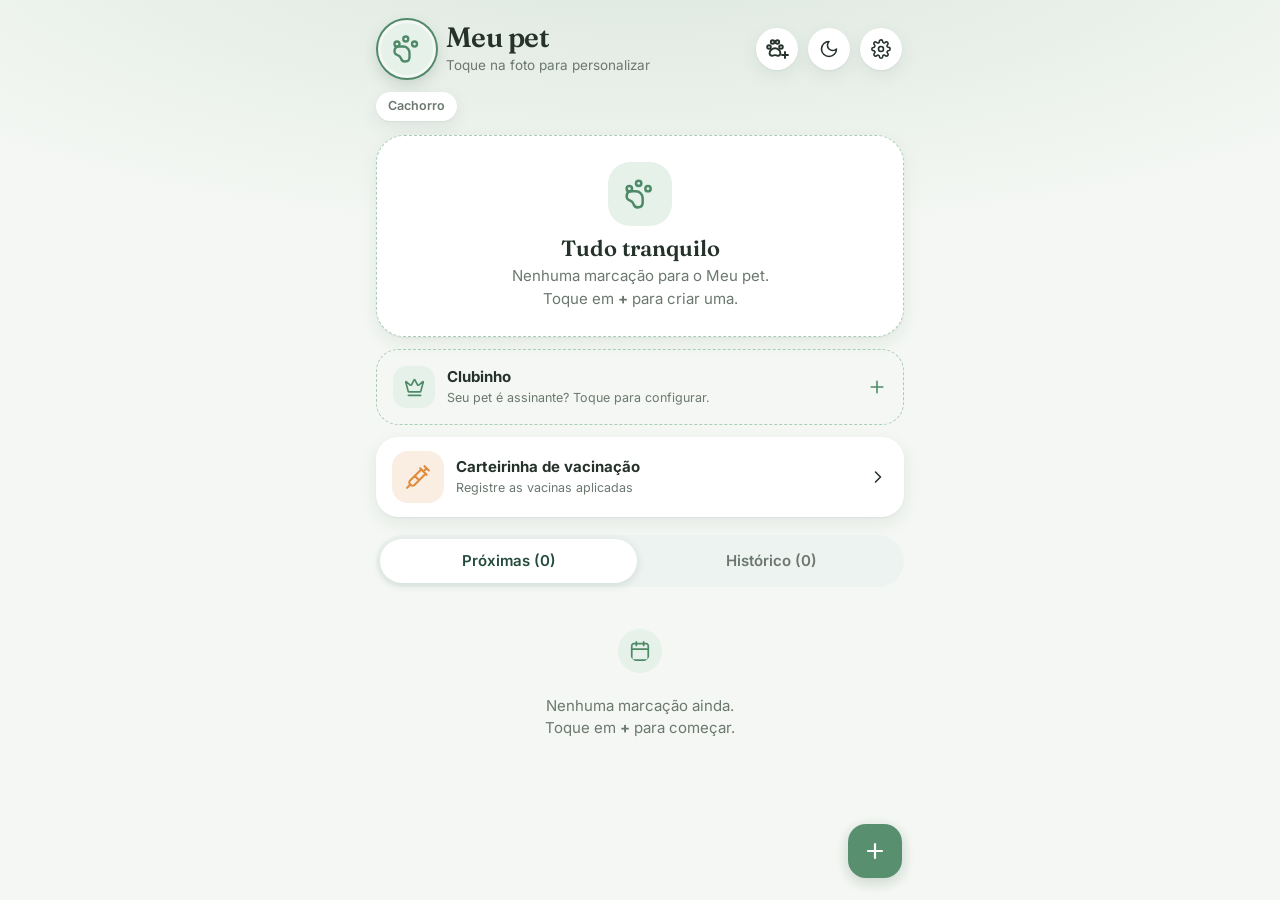
<file: index.html>
<!DOCTYPE html>
<html lang="pt-BR">
<head>
<meta charset="utf-8">
<meta name="viewport" content="width=device-width, initial-scale=1, viewport-fit=cover">
<title>MeuMimo Pet</title>
<meta name="theme-color" content="#4F8A68">
<script>(function(){try{var t=localStorage.getItem("meupet_theme")||"auto";var d=t==="dark"||(t==="auto"&&matchMedia("(prefers-color-scheme: dark)").matches);document.documentElement.dataset.theme=d?"dark":"light";var m=document.querySelector("meta[name=theme-color]");if(m)m.content=d?"#000000":"#4F8A68"}catch(e){}})()</script>
<link rel="manifest" href="manifest.webmanifest">
<link rel="apple-touch-icon" href="icon-192.png">
<meta name="apple-mobile-web-app-capable" content="yes">
<meta name="mobile-web-app-capable" content="yes">
<meta name="apple-mobile-web-app-title" content="Meu Pet">
<link rel="preconnect" href="https://fonts.googleapis.com"><link rel="preconnect" href="https://fonts.gstatic.com" crossorigin>
<link href="https://fonts.googleapis.com/css2?family=Fraunces:opsz,wght@9..144,600&family=Inter:wght@400;500;600;700&display=swap" rel="stylesheet">
<link rel="stylesheet" href="styles.css">
</head>
<body>
<div id="app"></div>
<div id="toast" role="status" aria-live="polite"></div>
<script src="anexos.js"></script>
<script src="app.js"></script>
</body>
</html>
</file>
<file: styles.css>
:root {
  --g900: #244C3C; --g600: #4F8A68; --g300: #A9CDB5; --g100: #E6F1E9; --g50: #F1F7F2;
  --bg: #F4F7F3; --card: #fff; --text: #25322B; --muted: #6B786F; --line: #E1E8E2;
  --warn: #E9A23B; --warn-bg: #FDF3E1; --bad: #D95D5D; --bad-bg: #FBEBEB; --info: #3F8FA8; --info-bg: #E6F2F6;
  --r: 18px; --sh: 0 1px 2px rgba(36,76,60,.06), 0 6px 18px rgba(36,76,60,.08);
  --spring: cubic-bezier(.34,1.4,.64,1); --smooth: cubic-bezier(.2,.7,.2,1);
  --font: 'Inter', system-ui, -apple-system, 'Segoe UI', Roboto, sans-serif; --display: 'Fraunces', Georgia, serif;
}
:root[data-theme="dark"] {
  --bg: #000000; --card: #121212; --text: #F2F2F2; --muted: #9B9B9B; --line: #262626; --g50: #0C0C0C; --g100: #1E1E1E; --g300: #3d5f4e; --g600: #5FA37E; --g900: #2A2A2A; color-scheme: dark;
  --warn-bg: #3a2e18; --bad-bg: #3b2222; --info-bg: #1b3139; --sh: 0 1px 2px rgba(0,0,0,.3), 0 6px 18px rgba(0,0,0,.3);
}

* { box-sizing: border-box; -webkit-tap-highlight-color: transparent; }
html, body { margin: 0; background: var(--bg); color: var(--text); font: 15px/1.5 var(--font); -webkit-font-smoothing: antialiased; }
body { min-height: 100dvh; padding-bottom: calc(96px + env(safe-area-inset-bottom)); }
#app { max-width: 560px; margin: 0 auto; padding: calc(14px + env(safe-area-inset-top)) 16px 0; }
button { font: inherit; color: inherit; cursor: pointer; }
:focus-visible { outline: 3px solid rgba(79,138,104,.6); outline-offset: 2px; border-radius: 8px; }
svg { width: 20px; height: 20px; stroke: currentColor; fill: none; stroke-width: 2; stroke-linecap: round; stroke-linejoin: round; flex: none; }

.top { display: flex; align-items: center; gap: 14px; padding: 6px 2px 16px; }
.avatar { width: 64px; height: 64px; border-radius: 50%; background: var(--g100); color: var(--g600); display: grid; place-items: center; overflow: hidden; border: 3px solid var(--card); box-shadow: var(--sh); border-style: solid; padding: 0; }
.avatar img { width: 100%; height: 100%; object-fit: cover; } .avatar svg { width: 30px; height: 30px; }
.top h1 { margin: 0; font: 600 26px/1.1 var(--display); letter-spacing: -.02em; } .top p { margin: 2px 0 0; color: var(--muted); font-size: 13.5px; }
.top .grow { flex: 1; min-width: 0; } .icon-btn { width: 44px; height: 44px; border-radius: 14px; border: 1px solid var(--line); background: var(--card); display: grid; place-items: center; }

.hero { background: linear-gradient(135deg, #244C3C, #3a6b52); color: #fff; border-radius: 24px; padding: 20px; position: relative; overflow: hidden; box-shadow: var(--sh); animation: pop .5s var(--smooth); }
.hero::after { content: ''; position: absolute; right: -40px; top: -40px; width: 160px; height: 160px; border-radius: 50%; background: rgba(255,255,255,.08); }
.hero small { color: #bcd8c7; font-weight: 600; letter-spacing: .04em; text-transform: uppercase; font-size: 11.5px; }
.hero h2 { margin: 4px 0 2px; font: 600 28px/1.15 var(--display); } .hero .when { display: flex; flex-wrap: wrap; gap: 8px 16px; color: #e3f0e8; font-size: 14px; margin-top: 8px; } .hero .when span { display: inline-flex; gap: 6px; align-items: center; }
.hero .count { position: absolute; right: 18px; bottom: 16px; text-align: center; background: rgba(255,255,255,.14); border-radius: 16px; padding: 8px 14px; z-index: 1; } .hero .count b { display: block; font: 600 26px/1 var(--display); } .hero .count span { font-size: 11.5px; color: #cfe6d8; }
.hero.empty { background: var(--card); color: var(--text); text-align: center; border: 1px dashed var(--g300); box-shadow: none; } .hero.empty::after { display: none; } .hero.empty p { color: var(--muted); margin: 4px 0 0; }

.tabs { display: flex; gap: 6px; background: var(--g100); padding: 4px; border-radius: 14px; margin: 18px 0 12px; }
.tabs button { flex: 1; border: 0; background: none; padding: 10px; border-radius: 11px; font-weight: 600; color: var(--muted); min-height: 44px; transition: .2s; }
.tabs button.on { background: var(--card); color: var(--text); box-shadow: var(--sh); }
.list { display: grid; gap: 10px; }
.item { background: var(--card); border: 1px solid var(--line); border-radius: var(--r); padding: 14px; display: flex; gap: 12px; align-items: flex-start; box-shadow: var(--sh); animation: pop .35s var(--smooth) both; }
.item .ic { width: 44px; height: 44px; border-radius: 14px; background: var(--g100); color: var(--g600); display: grid; place-items: center; font-size: 22px; flex: none; }
.item .body { flex: 1; min-width: 0; } .item b { display: block; font-size: 15.5px; } .item .meta { color: var(--muted); font-size: 13px; margin-top: 2px; }
.item .note { font-size: 13px; margin-top: 6px; color: var(--text); opacity: .8; }
.chip { display: inline-flex; align-items: center; gap: 4px; font-size: 11.5px; font-weight: 700; padding: 3px 9px; border-radius: 99px; margin-top: 8px; background: var(--g100); color: var(--g900); }
[data-theme="dark"] .chip { color: #cfe6d8; }

.chip.hoje { background: var(--warn-bg); color: #9a6411; } .chip.late { background: var(--bad-bg); color: var(--bad); } .chip.amanha { background: var(--info-bg); color: var(--info); }
.item.done { opacity: .75; } .item.done .ic { background: var(--line); color: var(--muted); }
.menu { border: 0; background: none; width: 40px; height: 40px; border-radius: 12px; color: var(--muted); display: grid; place-items: center; margin: -6px -6px 0 0; }
.sec { font-size: 12px; font-weight: 700; letter-spacing: .06em; text-transform: uppercase; color: var(--muted); margin: 18px 4px 8px; }
.empty-s { text-align: center; color: var(--muted); padding: 30px 16px; } .empty-s svg { width: 44px; height: 44px; padding: 11px; border-radius: 50%; background: var(--g100); color: var(--g600); }

.fab { position: fixed; right: max(18px, calc(50% - 262px)); bottom: calc(22px + env(safe-area-inset-bottom)); height: 56px; padding: 0 22px 0 18px; border-radius: 28px; border: 0; background: var(--g600); color: #fff; font-weight: 700; display: flex; align-items: center; gap: 8px; box-shadow: 0 8px 22px rgba(79,138,104,.45); transition: transform .2s var(--spring); z-index: 10; }
.fab:active { transform: scale(.94); } .fab svg { stroke-width: 2.5; }

.scrim { position: fixed; inset: 0; background: rgba(10,20,15,.5); z-index: 30; animation: fade .2s; display: flex; align-items: flex-end; justify-content: center; }
.sheet { background: var(--card); width: 100%; max-width: 560px; border-radius: 26px 26px 0 0; padding: 8px 18px calc(20px + env(safe-area-inset-bottom)); max-height: 92dvh; overflow: auto; animation: up .3s var(--smooth); }
.sheet::before { content: ''; display: block; width: 40px; height: 4px; border-radius: 4px; background: var(--line); margin: 6px auto 14px; }
.sheet h3 { margin: 0 0 14px; font: 600 22px var(--display); }
.field { display: grid; gap: 6px; margin-bottom: 14px; } .field > span { font-size: 13px; font-weight: 600; color: var(--muted); }
input, select, textarea { font: inherit; color: var(--text); background: var(--bg); border: 1.5px solid var(--line); border-radius: 12px; padding: 12px 14px; width: 100%; min-height: 46px; }
input:focus, select:focus, textarea:focus { border-color: var(--g600); outline: 0; box-shadow: 0 0 0 3px rgba(79,138,104,.2); }
.row2 { display: grid; grid-template-columns: 1fr 1fr; gap: 10px; }
.types { display: flex; flex-wrap: wrap; gap: 8px; margin-bottom: 14px; } .types button { border: 1.5px solid var(--line); background: var(--bg); border-radius: 99px; padding: 8px 14px; min-height: 44px; font-weight: 600; }
.types button.on { background: var(--g600); border-color: var(--g600); color: #fff; }
.btn { border: 0; border-radius: 14px; min-height: 48px; padding: 0 18px; font-weight: 700; display: inline-flex; align-items: center; justify-content: center; gap: 8px; }
.btn.primary { background: var(--g600); color: #fff; } .btn.soft { background: var(--g100); color: var(--g900); } .btn.danger { background: var(--bad-bg); color: var(--bad); } .btn.block { width: 100%; }
[data-theme="dark"] .btn.soft { color: #cfe6d8; }

.actions { display: grid; gap: 8px; } .actions .btn { justify-content: flex-start; width: 100%; }
.foot { display: flex; gap: 10px; margin-top: 6px; } .foot .btn { flex: 1; }
#toast { position: fixed; left: 50%; bottom: calc(100px + env(safe-area-inset-bottom)); transform: translate(-50%, 20px); background: var(--g900); color: #fff; padding: 12px 18px; border-radius: 14px; opacity: 0; transition: .25s var(--smooth); pointer-events: none; z-index: 60; max-width: calc(100vw - 32px); text-align: center; font-weight: 600; }
#toast.in { opacity: 1; transform: translate(-50%, 0); }
.install { background: var(--info-bg); color: var(--info); border-radius: 14px; padding: 12px 14px; margin-bottom: 14px; display: flex; gap: 10px; align-items: center; font-size: 13.5px; font-weight: 600; }
.install button { margin-left: auto; border: 0; background: var(--info); color: #fff; border-radius: 10px; padding: 8px 14px; font-weight: 700; min-height: 40px; }
@keyframes pop { from { opacity: 0; transform: translateY(12px) scale(.98); } to { opacity: 1; transform: none; } }
@keyframes fade { from { opacity: 0; } } @keyframes up { from { transform: translateY(40px); opacity: .6; } }
@media (prefers-reduced-motion: reduce) { * { animation: none !important; transition: none !important; } }

.club { display: block; width: 100%; text-align: left; margin-top: 12px; background: var(--card); border: 1px solid var(--g300); border-radius: var(--r); padding: 14px; box-shadow: var(--sh); animation: pop .45s var(--smooth) both; }
.club.off { display: flex; align-items: center; gap: 12px; border-style: dashed; box-shadow: none; background: transparent; }
.club-top { display: flex; align-items: center; gap: 12px; } .club .cr { width: 40px; height: 40px; border-radius: 12px; background: var(--warn-bg); display: grid; place-items: center; font-size: 20px; flex: none; }
.club .grow { flex: 1; min-width: 0; } .club b { display: block; font-size: 15px; } .club small { color: var(--muted); font-size: 12.5px; display: block; }
.pay { font-size: 12px; font-weight: 700; padding: 5px 11px; border-radius: 99px; display: inline-flex; gap: 4px; align-items: center; flex: none; }
.pay.ok { background: var(--g100); color: var(--g600); } .pay.pend { background: var(--warn-bg); color: #9a6411; } .pay.late { background: var(--bad-bg); color: var(--bad); }
.club-mid { display: flex; justify-content: space-between; margin: 12px 0 6px; font-size: 13px; color: var(--muted); } .club-mid span::first-letter { text-transform: uppercase; } .club-mid b { display: inline; color: var(--text); text-transform: none; }
.bar { height: 8px; background: var(--line); border-radius: 99px; overflow: hidden; } .bar i { display: block; height: 100%; background: var(--g600); border-radius: 99px; transition: width .5s var(--smooth); }
.club .rest { margin-top: 6px; }
.chip.club-chip { background: var(--warn-bg); color: #9a6411; }
.clubchk { display: flex; align-items: center; gap: 12px; padding: 12px 14px; border-radius: 12px; background: var(--g50); border: 1.5px solid var(--line); margin-bottom: 14px; font-weight: 600; min-height: 48px; cursor: pointer; }
.clubchk input { width: 22px; height: 22px; min-height: 0; accent-color: var(--g600); flex: none; padding: 0; }
.hint { color: var(--muted); font-size: 12.5px; margin: -6px 2px 14px; }
.pays { display: grid; gap: 8px; } .payrow { display: flex; align-items: center; gap: 10px; background: var(--g50); border-radius: 12px; padding: 10px 12px; } .payrow .grow { flex: 1; min-width: 0; } .payrow b::first-letter { text-transform: uppercase; } .payrow b { display: block; font-size: 14px; } .payrow small { color: var(--muted); font-size: 12.5px; }
.t-ok { color: var(--g600); font-weight: 700; } .t-late { color: var(--bad); font-weight: 700; } .t-pend { color: #9a6411; font-weight: 700; }
.btn.sm { min-height: 44px; padding: 0 14px; font-size: 13px; }
[data-theme="dark"] .pay.pend, [data-theme="dark"] .chip.club-chip, [data-theme="dark"] .t-pend { color: #f0b765; }


.chip.taxi-chip { background: var(--info-bg); color: var(--info); }
[hidden] { display: none !important; }
.hero .count { top: 16px; bottom: auto; min-width: 64px; } .hero .count b { font-size: 22px; } .hero h2, .hero small { padding-right: 84px; display: block; } .hero .when { max-width: calc(100% - 84px); }

/* ===================== Design v2 ===================== */
body { background: radial-gradient(120% 60% at 50% -10%, color-mix(in srgb, var(--g600) 16%, transparent), transparent 60%), var(--bg); background-attachment: fixed; }
svg { stroke-width: 1.9; }
.tile { --tc: #7a8a80; width: 32px; height: 32px; border-radius: 10px; display: inline-grid; place-items: center; background: color-mix(in srgb, var(--tc) 15%, var(--card)); color: var(--tc); flex: none; }
.tile svg { width: 17px; height: 17px; } .tile.big { width: 52px; height: 52px; border-radius: 16px; } .tile.big svg { width: 26px; height: 26px; }
.c1 { --tc: #3F8FA8; } .c2 { --tc: #7C6BC4; } .c3 { --tc: #3F8A68; } .c4 { --tc: #D2506E; } .c5 { --tc: #E08A3B; } .c6 { --tc: #2A9D93; } .c7 { --tc: #7a8a80; }

/* topo */
.top { padding-bottom: 18px; } .avatar { width: 58px; height: 58px; box-shadow: 0 0 0 2px var(--g600), 0 6px 16px rgba(36,76,60,.2); border: 3px solid var(--bg); }
.top h1 { font-size: 28px; } .icon-btn { border-radius: 50%; background: var(--card); box-shadow: var(--sh); border-color: transparent; transition: transform .2s var(--spring); } .icon-btn:active { transform: scale(.9); }

/* hero */
.hero { display: grid; grid-template-columns: auto 1fr; gap: 16px; align-items: center; padding: 18px; border-radius: 28px; background: radial-gradient(90% 120% at 100% 0%, #5aa57f 0%, transparent 55%), linear-gradient(145deg, #1f4636, #2f6149); box-shadow: 0 14px 34px rgba(36,76,60,.32); cursor: pointer; transition: transform .2s var(--spring); }
.hero:active { transform: scale(.985); } .hero::after { display: none; }
.h-date { width: 68px; padding: 10px 0; text-align: center; border-radius: 20px; background: rgba(255,255,255,.14); backdrop-filter: blur(6px); border: 1px solid rgba(255,255,255,.18); }
.h-date span { display: block; font-size: 11.5px; font-weight: 700; text-transform: uppercase; letter-spacing: .08em; color: #cfe6d8; } .h-date b { display: block; font: 600 30px/1.05 var(--display); }
.h-body small { font-size: 11px; letter-spacing: .1em; } .hero h2 { font-size: 25px; margin: 2px 0 8px; padding-right: 0; }
.hero .when { display: flex; flex-wrap: wrap; gap: 6px; max-width: none; margin: 0; } .hero .when span { background: rgba(255,255,255,.13); border-radius: 99px; padding: 4px 10px 4px 8px; font-size: 12.5px; font-weight: 600; } .hero .when svg { width: 14px; height: 14px; }
.h-ico { position: absolute; right: -10px; bottom: -14px; opacity: .13; pointer-events: none; } .h-ico svg { width: 112px; height: 112px; stroke-width: 1.4; }
.h-cnt { position: absolute; top: 14px; right: 14px; background: #fff; color: var(--g900); font-size: 12px; font-weight: 800; padding: 5px 12px; border-radius: 99px; }
.hero h2, .hero small { padding-right: 0; display: block; } .h-body { padding-top: 22px; }
.hero.empty { display: block; text-align: center; padding: 26px 18px; background: var(--card); box-shadow: var(--sh); border: 1px dashed var(--g300); color: var(--text); cursor: default; }
.hero.empty .big { width: 64px; height: 64px; border-radius: 22px; background: var(--g100); color: var(--g600); display: grid; place-items: center; margin: 0 auto 10px; } .hero.empty .big svg { width: 32px; height: 32px; }
.hero.empty h2 { font-size: 22px; margin: 0; }

/* clubinho */
.club { border: 0; border-radius: 22px; padding: 16px; background: linear-gradient(160deg, color-mix(in srgb, #E9A23B 14%, var(--card)), var(--card) 55%); box-shadow: var(--sh), inset 0 0 0 1px color-mix(in srgb, #E9A23B 30%, var(--line)); }
.club .cr { width: 42px; height: 42px; border-radius: 14px; background: linear-gradient(145deg, #F4B94F, #E08A3B); color: #fff; box-shadow: 0 6px 14px rgba(224,138,59,.4); } .club .cr svg { width: 21px; height: 21px; }
.club.off { background: transparent; box-shadow: none; border: 1.5px dashed var(--g300); } .club.off .cr { background: var(--g100); color: var(--g600); box-shadow: none; } .club.off > svg { color: var(--g600); }
.dots { display: flex; gap: 6px; margin-bottom: 8px; } .dots i { flex: 1; height: 8px; border-radius: 99px; background: var(--line); } .dots i.on { background: linear-gradient(90deg, #4F8A68, #6fb28b); } .dots i.over { background: var(--bad); }
.pay { box-shadow: inset 0 0 0 1px currentColor; background: transparent !important; } .pay.ok { color: var(--g600); } .pay.pend { color: #b9770e; } .pay.late { color: var(--bad); }

/* abas */
.tabs { background: color-mix(in srgb, var(--g600) 10%, var(--card)); padding: 4px; border-radius: 99px; } .tabs button { border-radius: 99px; } .tabs button.on { background: var(--card); box-shadow: 0 2px 8px rgba(36,76,60,.14); color: var(--g900); }
[data-theme="dark"] .tabs button.on { color: var(--text); }

.mh { font-size: 12px; font-weight: 700; letter-spacing: .08em; text-transform: uppercase; color: var(--muted); margin: 10px 6px 0; } .mh::first-letter { text-transform: uppercase; } .mh:first-child { margin-top: 0; }

/* cartões */
.item { display: grid; grid-template-columns: 52px 1fr auto; gap: 12px; align-items: start; padding: 12px; border: 0; border-radius: 20px; position: relative; overflow: hidden; }
.item::before { content: ''; position: absolute; left: 0; top: 14px; bottom: 14px; width: 4px; border-radius: 0 4px 4px 0; background: var(--g300); }
.item.hoje::before { background: var(--warn); } .item.late::before { background: var(--bad); } .item.amanha::before { background: var(--info); } .item.done::before { background: var(--line); } .item.soon::before { background: var(--g600); }
.dt { width: 52px; padding: 7px 0; border-radius: 15px; text-align: center; background: var(--g100); color: var(--g900); } .dt small { display: block; font-size: 10.5px; font-weight: 700; text-transform: uppercase; letter-spacing: .08em; opacity: .75; } .dt b { display: block; font: 600 22px/1.1 var(--display); }
[data-theme="dark"] .dt { color: #e4ede7; }

.item.hoje .dt { background: var(--warn-bg); color: #9a6411; } .item.late .dt { background: var(--bad-bg); color: var(--bad); } .item.amanha .dt { background: var(--info-bg); color: var(--info); } .item.done .dt { background: var(--line); color: var(--muted); }
.item .ttl { display: flex; align-items: center; gap: 8px; font-size: 15.5px; } .item .meta { display: flex; align-items: center; gap: 4px; margin-top: 4px; } .item .meta .mi { width: 14px; height: 14px; }
.chips { display: flex; flex-wrap: wrap; gap: 6px; margin-top: 8px; } .chips .chip { margin: 0; }
.chip svg { width: 12px; height: 12px; } .chip.ok { background: var(--g100); color: var(--g600); }
.menu { border-radius: 50%; margin: -2px -2px 0 0; } .menu:active { background: var(--g100); }

/* botões */
.btn { border-radius: 16px; min-height: 50px; font-weight: 700; letter-spacing: .005em; transition: transform .18s var(--spring), box-shadow .2s, filter .2s; }
.btn:active { transform: scale(.96); }
.btn.primary { background: linear-gradient(180deg, #5BA27E, #3F8A68); color: #fff; box-shadow: 0 8px 18px rgba(63,138,104,.35), inset 0 1px 0 rgba(255,255,255,.25); }
.btn.soft { background: color-mix(in srgb, var(--g600) 11%, var(--card)); color: var(--g900); } [data-theme="dark"] .btn.soft { color: #cfe6d8; }

.btn.lg { min-height: 56px; font-size: 16px; border-radius: 18px; margin-bottom: 12px; }
.btn.sm { min-height: 44px; border-radius: 14px; }
.fab { height: 58px; padding: 0 24px 0 8px; border-radius: 99px; background: linear-gradient(180deg, #5BA27E, #3F8A68); box-shadow: 0 12px 28px rgba(63,138,104,.5), inset 0 1px 0 rgba(255,255,255,.3); letter-spacing: .01em; right: 50%; transform: translateX(50%); }
.fab:active { transform: translateX(50%) scale(.94); } .fab svg { width: 42px; height: 42px; padding: 10px; border-radius: 50%; background: rgba(255,255,255,.2); stroke-width: 2.4; }
@media (min-width: 600px) { .fab { right: calc(50% - 190px); transform: none; } .fab:active { transform: scale(.94); } }

/* folhas */
.sheet { border-radius: 30px 30px 0 0; box-shadow: 0 -20px 60px rgba(0,0,0,.25); } .sheet h3 { font-size: 24px; }
.scrim { backdrop-filter: blur(3px); }
.o-head { display: flex; gap: 14px; align-items: center; margin-bottom: 16px; } .o-head h3 { margin: 0; font-size: 22px; } .o-head p { margin: 2px 0 0; color: var(--muted); font-size: 13.5px; }
.olist { display: grid; background: var(--g50); border-radius: 18px; overflow: hidden; } .orow { display: flex; align-items: center; gap: 12px; padding: 4px 14px 4px 10px; min-height: 56px; border: 0; background: none; text-align: left; font-weight: 600; } .orow + .orow { border-top: 1px solid var(--line); }
.orow .oi { width: 38px; height: 38px; border-radius: 12px; background: var(--card); display: grid; place-items: center; color: var(--g600); box-shadow: var(--sh); } .orow > svg { color: var(--muted); width: 18px; height: 18px; } .orow .grow { flex: 1; }
.orow.danger { color: var(--bad); } .orow.danger .oi { color: var(--bad); background: var(--bad-bg); box-shadow: none; }
.orow:active { background: var(--g100); }

/* formulário */
.types { gap: 8px; } .tp { display: inline-flex; align-items: center; gap: 8px; border: 1.5px solid var(--line); background: var(--card); border-radius: 14px; padding: 6px 14px 6px 6px; min-height: 46px; font-weight: 600; color: var(--text); transition: .2s var(--spring); }
.tp span { --tc: inherit; width: 32px; height: 32px; border-radius: 10px; display: grid; place-items: center; background: color-mix(in srgb, var(--tc) 15%, var(--card)); } .tp.c1 span { color: #3F8FA8; --tc: #3F8FA8; } .tp.c2 span { color: #7C6BC4; --tc: #7C6BC4; } .tp.c3 span { color: #3F8A68; --tc: #3F8A68; } .tp.c4 span { color: #D2506E; --tc: #D2506E; } .tp.c5 span { color: #E08A3B; --tc: #E08A3B; } .tp.c6 span { color: #2A9D93; --tc: #2A9D93; } .tp.c7 span { color: #7a8a80; --tc: #7a8a80; }
.tp span svg { width: 17px; height: 17px; } .tp.on { border-color: var(--g600); background: color-mix(in srgb, var(--g600) 12%, var(--card)); box-shadow: 0 0 0 3px rgba(79,138,104,.15); }
input, select, textarea { border-radius: 14px; background: var(--card); }
.swrow { display: flex; align-items: center; gap: 12px; padding: 10px 14px; border-radius: 16px; background: var(--g50); border: 0; margin-bottom: 12px; min-height: 56px; cursor: pointer; font-weight: 600; }
.swrow input { position: absolute; opacity: 0; width: 1px; height: 1px; } .sw-t { display: flex; align-items: center; gap: 10px; flex: 1; } .sw-t svg { color: var(--g600); } .sw-t em { font-style: normal; }
.sw { width: 50px; height: 30px; border-radius: 99px; background: var(--line); position: relative; flex: none; transition: background .25s; } .sw::after { content: ''; position: absolute; left: 3px; top: 3px; width: 24px; height: 24px; border-radius: 50%; background: #fff; box-shadow: 0 2px 6px rgba(0,0,0,.25); transition: transform .28s var(--spring); }
.swrow input:checked ~ .sw { background: var(--g600); } .swrow input:checked ~ .sw::after { transform: translateX(20px); } .swrow input:focus-visible ~ .sw { outline: 3px solid rgba(79,138,104,.5); outline-offset: 2px; }
.payrow { border-radius: 16px; }
#toast { border-radius: 99px; padding: 12px 20px; box-shadow: 0 10px 30px rgba(0,0,0,.3); }

.pchips { display: flex; flex-wrap: wrap; gap: 6px; margin: -4px 0 14px; } .pchips span { background: var(--card); box-shadow: var(--sh); border-radius: 99px; padding: 5px 12px; font-size: 12.5px; font-weight: 600; color: var(--muted); }
.pnote { display: flex; gap: 10px; align-items: flex-start; width: 100%; text-align: left; border: 0; background: color-mix(in srgb, var(--warn) 10%, var(--card)); border-radius: 14px; padding: 10px 12px; margin: -2px 0 14px; font-size: 13px; color: var(--text); } .pnote svg { width: 16px; height: 16px; margin-top: 2px; color: #b9770e; } .pnote span { display: -webkit-box; -webkit-line-clamp: 2; -webkit-box-orient: vertical; overflow: hidden; }

:root[data-theme="dark"] body { background: #000; } [data-theme="dark"] #toast { background: #262626; border: 1px solid #3a3a3a; }
[data-theme="dark"] .sheet { box-shadow: 0 -1px 0 #2a2a2a, 0 -20px 60px rgba(0,0,0,.8); } [data-theme="dark"] .item, [data-theme="dark"] .club { box-shadow: inset 0 0 0 1px #1f1f1f; }
.seg { display: flex; gap: 4px; padding: 4px; border-radius: 99px; background: color-mix(in srgb, var(--g600) 10%, var(--card)); margin-bottom: 14px; }
.seg button { flex: 1; border: 0; background: none; border-radius: 99px; min-height: 44px; font-weight: 600; color: var(--muted); display: inline-flex; align-items: center; justify-content: center; gap: 6px; } .seg button svg { width: 16px; height: 16px; }
.seg button.on { background: var(--card); color: var(--text); box-shadow: 0 2px 8px rgba(0,0,0,.18); }
[data-theme="dark"] .btn.soft, [data-theme="dark"] .swrow, [data-theme="dark"] .olist, [data-theme="dark"] .payrow, [data-theme="dark"] .seg, [data-theme="dark"] .tabs { background: #181818; }
[data-theme="dark"] .seg button.on, [data-theme="dark"] .tabs button.on { background: #2a2a2a; }

/* FAB discreto */
.fab, .fab:active { right: max(18px, calc(50% - 262px)); transform: none; width: 54px; height: 54px; padding: 0; border-radius: 18px; justify-content: center; background: var(--g600); box-shadow: 0 4px 14px rgba(36,76,60,.22); opacity: .95; }
.fab:active { transform: scale(.94); }
.fab svg { width: 24px; height: 24px; padding: 0; background: none; stroke-width: 2.2; }
@media (min-width: 600px) { .fab { right: calc(50% - 262px); } }
[data-theme="dark"] .fab { background: #1f1f1f; color: #7fc29c; box-shadow: inset 0 0 0 1px #333, 0 4px 14px rgba(0,0,0,.6); }
body { padding-bottom: calc(92px + env(safe-area-inset-bottom)); }

/* Botões primários discretos */
.btn.primary { background: var(--g600); box-shadow: none; font-weight: 600; }
.btn.primary:active { filter: brightness(.92); }
.btn.lg { min-height: 52px; font-size: 15px; }
.btn { min-height: 48px; border-radius: 14px; }
.foot .btn { font-weight: 600; }
[data-theme="dark"] .btn.primary { background: #26382f; color: #9bd6b3; box-shadow: inset 0 0 0 1px #35503f; }
.types .tp.on { background: color-mix(in srgb, var(--g600) 12%, var(--card)); color: var(--text); border-color: var(--g600); }

/* Vários pets */
.pets-bar { display: flex; gap: 8px; overflow-x: auto; padding: 2px 2px 14px; margin: 0 -16px; padding-inline: 16px; scrollbar-width: none; } .pets-bar::-webkit-scrollbar { display: none; }
.pp { flex: none; display: inline-flex; align-items: center; gap: 8px; border: 0; background: var(--card); box-shadow: var(--sh); border-radius: 99px; padding: 5px 14px 5px 5px; min-height: 44px; font-weight: 600; color: var(--muted); transition: .2s var(--spring); }
.pp .pa { width: 34px; height: 34px; border-radius: 50%; overflow: hidden; background: var(--g100); color: var(--g600); display: grid; place-items: center; } .pp .pa img { width: 100%; height: 100%; object-fit: cover; } .pp .pa svg { width: 17px; height: 17px; }
.pp.on { color: var(--text); box-shadow: 0 0 0 2px var(--g600), var(--sh); } .pp:active { transform: scale(.95); }
.pp.add { background: transparent; box-shadow: inset 0 0 0 1.5px var(--line); padding: 0 14px 0 10px; gap: 6px; } .pp.add svg { width: 18px; height: 18px; }
.avatar.stack { cursor: default; }
.orow .pa2 { overflow: hidden; padding: 0; } .orow .pa2 img { width: 100%; height: 100%; object-fit: cover; }
.chip.pet-chip { background: var(--g100); color: var(--text); }

.seg.tipo label { flex: 1; position: relative; cursor: pointer; } .seg.tipo input { position: absolute; opacity: 0; inset: 0; width: 100%; height: 100%; margin: 0; cursor: pointer; }
.seg.tipo span { display: flex; align-items: center; justify-content: center; min-height: 44px; border-radius: 99px; font-weight: 600; color: var(--muted); transition: .2s; }
.seg.tipo input:checked + span { background: var(--card); color: var(--text); box-shadow: 0 2px 8px rgba(0,0,0,.18); } .seg.tipo input:focus-visible + span { outline: 3px solid rgba(79,138,104,.5); }
[data-theme="dark"] .seg.tipo input:checked + span { background: #2a2a2a; }

.combo { position: relative; } .combo-list { position: absolute; left: 0; right: 0; top: calc(100% + 4px); z-index: 20; background: var(--card); border-radius: 14px; box-shadow: 0 12px 32px rgba(0,0,0,.22), inset 0 0 0 1px var(--line); max-height: 220px; overflow: auto; padding: 6px; }
.co { display: block; width: 100%; text-align: left; border: 0; background: none; padding: 11px 12px; border-radius: 10px; min-height: 44px; font-weight: 500; color: var(--text); } .co:hover, .co.hi { background: var(--g100); } .co.new { color: var(--g600); font-weight: 700; } .co-empty { padding: 12px; color: var(--muted); font-size: 13px; }

.top { gap: 10px; } .top .icon-btn { width: 42px; height: 42px; } .pets-bar[hidden] { display: none; }

[data-act=addpet].icon-btn svg { width: 24px; height: 24px; }

/* Anexos */
.ax-pet { margin-bottom: 12px; } .ax-add { margin: 0 0 14px; } .ax-back { margin-top: 14px; }
.ax-sub { display: block; color: var(--muted); font-weight: 500; font-size: 12.5px; }
.orow[data-ax] .grow { min-width: 0; overflow-wrap: anywhere; }
.ax-empty { margin-top: 0; text-align: center; }
.ax-img { display: block; width: 100%; max-height: 52dvh; object-fit: contain; border-radius: 14px; background: var(--g50); margin-bottom: 12px; }

/* Carteirinha de vacinação */
.vac-card { display: flex; align-items: center; gap: 12px; width: 100%; text-align: left; margin-top: 12px; padding: 14px 16px; border: 0; border-radius: 22px; background: var(--card); box-shadow: var(--sh); }
.vac-card .grow { flex: 1; min-width: 0; } .vac-card b { display: block; font-size: 15px; } .vac-card small { display: block; color: var(--muted); font-size: 12.5px; }
.vac-card.late small, .ax-sub.v-late { color: var(--bad); font-weight: 700; } .vac-card.hoje small, .ax-sub.v-hoje { color: #b9770e; font-weight: 700; } .ax-sub.v-ok { color: var(--g600); }
.v-info { margin: 0 0 14px; display: grid; grid-template-columns: auto 1fr; gap: 6px 14px; font-size: 13.5px; } .v-info dt { color: var(--muted); } .v-info dd { margin: 0; font-weight: 600; overflow-wrap: anywhere; }

/* Desfazer e lembrete de backup */
#toast.act { pointer-events: auto; display: flex; align-items: center; gap: 12px; width: max-content; }
#toast button { border: 0; background: rgba(255,255,255,.18); color: #fff; border-radius: 99px; padding: 0 14px; min-height: 40px; font-weight: 700; flex: none; }
.install.bk { margin-top: 0; } .install.bk span { flex: 1; } .install.bk button { margin-left: 0; } .install.bk .later { background: transparent; color: var(--info); padding: 8px 4px; }
</file>
